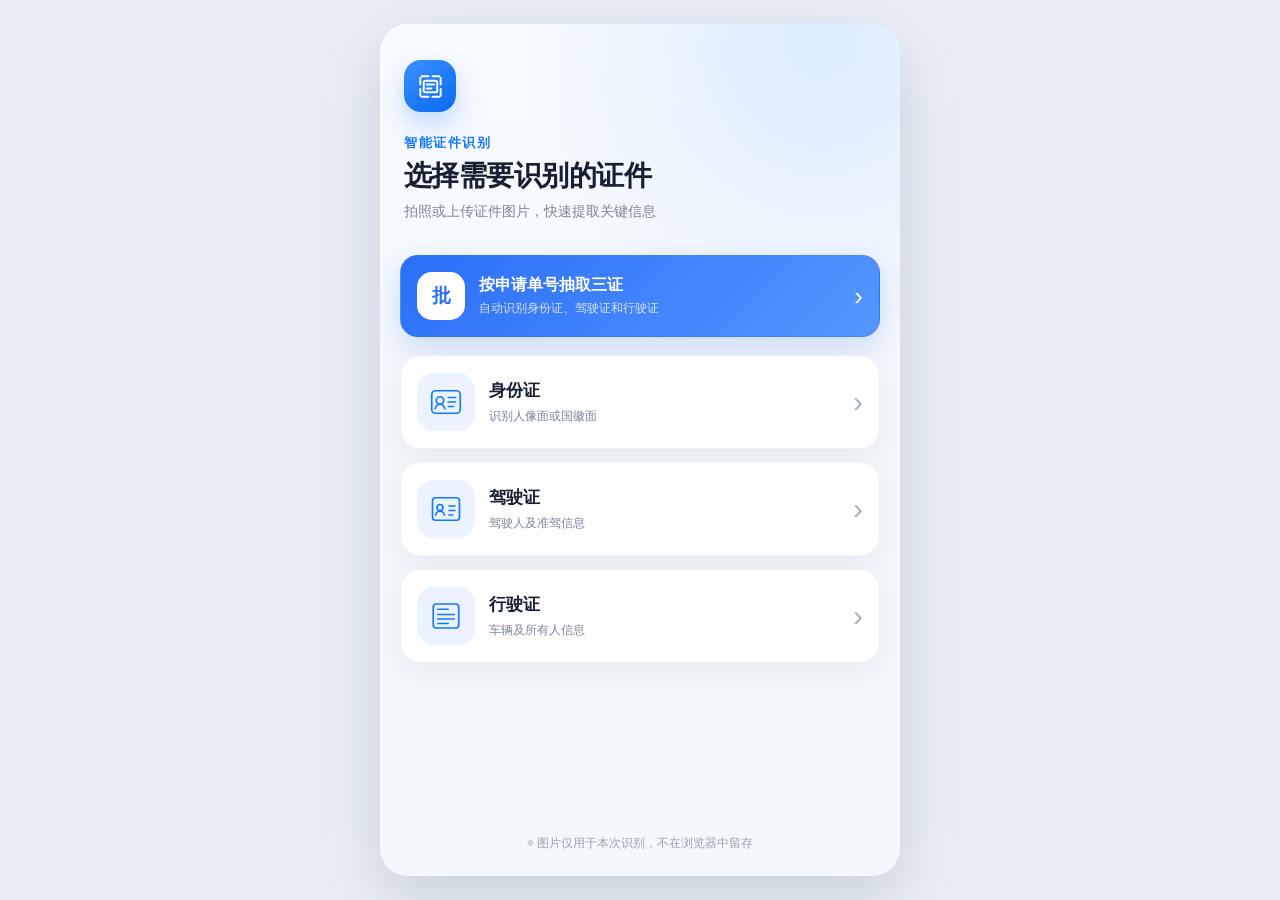
<file: web_demo/index.html>
<!doctype html>
<html lang="zh-CN">
  <head>
    <meta charset="UTF-8" />
    <meta name="viewport" content="width=device-width, initial-scale=1, minimum-scale=1, maximum-scale=1, user-scalable=no, viewport-fit=cover" />
    <meta name="theme-color" content="#f7f9fc" />
    <meta name="format-detection" content="telephone=no" />
    <meta http-equiv="Cache-Control" content="no-cache, no-store, must-revalidate" />
    <meta http-equiv="Pragma" content="no-cache" />
    <meta http-equiv="Expires" content="0" />
    <title>证件识别</title>
    <link rel="stylesheet" href="./styles.css?v=20260825-fixed-webview-header-v13" />
  </head>
  <body>
    <main id="app" class="app-shell">
      <section class="screen screen-home is-active" data-screen="home" aria-labelledby="home-title">
        <header class="hero">
          <div class="brand-mark" aria-hidden="true">
            <svg viewBox="0 0 32 32"><path d="M7 5.5h7M5.5 7v7m21-7v7M18 5.5h7M7 26.5h7m-8.5-8v7m21-7v7M18 26.5h7"/><rect x="9" y="10" width="14" height="12" rx="2"/><path d="M12 14h8m-8 4h5"/></svg>
          </div>
          <p class="eyebrow">智能证件识别</p>
          <h1 id="home-title">选择需要识别的证件</h1>
          <p class="hero-copy">拍照或上传证件图片，快速提取关键信息</p>
        </header>

        <a class="application-entry-card" href="./application.html">
          <span class="application-entry-icon" aria-hidden="true">批</span>
          <span><strong>按申请单号抽取三证</strong><small>自动识别身份证、驾驶证和行驶证</small></span>
          <span class="chevron" aria-hidden="true">›</span>
        </a>

        <div class="document-list">
          <button class="document-card" type="button" data-action="open-document" data-document="id_card">
            <span class="document-icon" aria-hidden="true">
              <svg viewBox="0 0 48 48"><rect x="5" y="9" width="38" height="30" rx="5"/><circle cx="16" cy="22" r="5"/><path d="M9.5 33c1.2-4 3.4-6 6.5-6s5.3 2 6.5 6M27 18h10m-10 6h10m-10 6h7"/></svg>
            </span>
            <span class="document-copy"><strong>身份证</strong><small>识别人像面或国徽面</small></span>
            <span class="chevron" aria-hidden="true">›</span>
          </button>

          <button class="document-card" type="button" data-action="open-document" data-document="driver_license">
            <span class="document-icon" aria-hidden="true">
              <svg viewBox="0 0 48 48"><rect x="6" y="9" width="36" height="30" rx="4"/><circle cx="16" cy="22" r="4"/><path d="M10 32c1.1-3.4 3.1-5 6-5s4.9 1.6 6 5m6-12h8m-8 6h8m-8 6h5"/></svg>
            </span>
            <span class="document-copy"><strong>驾驶证</strong><small>驾驶人及准驾信息</small></span>
            <span class="chevron" aria-hidden="true">›</span>
          </button>

          <button class="document-card" type="button" data-action="open-document" data-document="vehicle_license">
            <span class="document-icon" aria-hidden="true">
              <svg viewBox="0 0 48 48"><rect x="7" y="8" width="34" height="32" rx="4"/><path d="M13 15h14m-14 7h22m-22 6h22m-22 6h14"/></svg>
            </span>
            <span class="document-copy"><strong>行驶证</strong><small>车辆及所有人信息</small></span>
            <span class="chevron" aria-hidden="true">›</span>
          </button>
        </div>

        <p class="privacy-note"><span aria-hidden="true">⌾</span> 图片仅用于本次识别，不在浏览器中留存</p>
      </section>

      <section class="screen" data-screen="method" aria-labelledby="method-title">
        <header class="topbar">
          <button class="icon-button" type="button" data-action="home" aria-label="返回首页">‹</button>
          <h2 id="method-title">证件识别</h2>
          <span class="topbar-spacer"></span>
        </header>
        <div class="method-content">
          <div class="side-upload-list" aria-label="证件双面上传">
            <div class="side-upload-card" data-action="select-side" data-side="front" role="button" tabindex="0">
              <span class="side-card-label" data-side-label="front">正面</span>
              <span class="side-card-status" data-side-status="front">点击上传</span>
              <span class="side-card-art portrait-art" aria-hidden="true">
                <i class="art-lines"></i><i class="art-avatar"></i><i class="art-number"></i>
              </span>
              <span class="id-upload-plus" aria-hidden="true">+</span>
              <span class="id-upload-prompt" data-upload-prompt="front">点击上传人像面</span>
              <img data-side-image="front" alt="证件正面预览" />
              <button class="view-image-button" type="button" data-action="view-image" data-side="front" hidden>点击查看大图</button>
            </div>
            <div class="side-upload-card" data-action="select-side" data-side="back" data-two-sided-only role="button" tabindex="0">
              <span class="side-card-label" data-side-label="back">反面</span>
              <span class="side-card-status" data-side-status="back">点击上传</span>
              <span class="side-card-art emblem-art" aria-hidden="true">
                <i class="art-emblem">★</i><i class="art-title"></i><i class="art-validity"></i>
              </span>
              <span class="id-upload-plus" aria-hidden="true">+</span>
              <span class="id-upload-prompt" data-upload-prompt="back">点击上传国徽面</span>
              <img data-side-image="back" alt="证件反面预览" />
              <button class="view-image-button" type="button" data-action="view-image" data-side="back" hidden>点击查看大图</button>
            </div>
          </div>
          <input id="album-input" class="visually-hidden" type="file" accept="image/jpeg,image/png,image/webp,image/heic,image/heif" />
          <input id="camera-fallback-input" class="visually-hidden" type="file" accept="image/*" capture="environment" />
          <p class="id-security-note" data-id-card-only hidden><span aria-hidden="true">⌾</span> 图片仅用于本次身份识别，请确保上传本人证件</p>
        </div>
        <div class="document-submit-bar">
          <button id="document-submit-button" type="button" data-action="submit-document" disabled>提交</button>
        </div>
      </section>

      <section class="screen camera-screen" data-screen="camera" aria-label="拍摄证件">
        <video id="camera-video" autoplay playsinline muted></video>
        <canvas id="camera-canvas" class="visually-hidden"></canvas>
        <div class="camera-shade"></div>
        <header class="camera-header">
          <button class="camera-close" type="button" data-action="close-camera" aria-label="关闭相机">‹</button>
          <strong id="camera-document-title">拍摄证件</strong><button class="camera-album-link" type="button" data-action="album">相册上传</button>
        </header>
        <div class="camera-guide">
          <p id="camera-side-title">请扫描证件正面</p>
          <div class="guide-frame"><i></i><i></i><i></i><i></i><span id="guide-ghost" class="guide-ghost portrait-ghost"></span></div>
          <p id="camera-hint" class="camera-light-hint">请将证件完整放入框内</p>
        </div>
        <div class="camera-side-progress">
          <div class="camera-side-item is-active" data-camera-side="front"><span class="mini-card portrait-mini"></span><small data-camera-label="front">正面</small></div>
          <div class="camera-side-item" data-camera-side="back" data-two-sided-only><span class="mini-card emblem-mini">★</span><small data-camera-label="back">反面</small></div>
        </div>
        <div class="camera-controls">
          <span class="control-placeholder"></span>
          <button class="shutter" type="button" data-action="capture" aria-label="拍照"><span></span></button>
          <span class="control-placeholder"></span>
        </div>
      </section>

      <section class="screen" data-screen="preview" aria-labelledby="preview-title">
        <header class="topbar">
          <button class="icon-button" type="button" data-action="back-to-method" aria-label="返回">‹</button>
          <h2 id="preview-title">确认照片</h2><span class="topbar-spacer"></span>
        </header>
        <div class="preview-content">
          <div class="dual-preview-list">
            <article class="side-preview-card" data-preview-side="front">
              <header><strong data-preview-label="front">正面</strong><button type="button" data-action="replace-side" data-side="front">重新拍摄</button></header>
              <div class="side-photo-stage"><img data-preview-image="front" alt="待识别的证件正面" /></div>
              <p data-quality-text="front">正在检测照片质量…</p>
            </article>
            <article class="side-preview-card" data-preview-side="back" data-two-sided-only>
              <header><strong data-preview-label="back">反面</strong><button type="button" data-action="replace-side" data-side="back">重新拍摄</button></header>
              <div class="side-photo-stage"><img data-preview-image="back" alt="待识别的证件反面" /></div>
              <p data-quality-text="back">正在检测照片质量…</p>
            </article>
          </div>
          <div id="quality-card" class="quality-card" role="status">
            <span class="quality-icon">✓</span>
            <span><strong id="quality-title">两面照片已准备好</strong><small id="quality-detail">将分别识别并合并字段</small></span>
          </div>
          <div class="preview-tips"><strong>识别前请确认</strong><span>证件四角完整</span><span>文字清晰可见</span><span>画面无明显反光</span></div>
        </div>
        <div class="bottom-actions">
          <button class="secondary-button" type="button" data-action="retake">重新选择</button>
          <button class="primary-button" type="button" data-action="recognize">开始识别</button>
        </div>
      </section>

      <section class="screen loading-screen" data-screen="loading" aria-live="polite">
        <div class="loader-visual"><span></span><span></span><span></span><span></span><div>OCR</div></div>
        <h2>正在识别证件信息</h2>
        <p id="loading-detail">正在识别人像面…</p>
        <div class="progress-track"><i></i></div>
        <small>请勿关闭页面</small>
      </section>

      <section class="screen" data-screen="result" aria-labelledby="result-title">
        <header class="topbar">
          <button class="icon-button" type="button" data-action="back-to-method" aria-label="返回当前证件识别页面">‹</button>
          <h2 id="result-title">核对识别结果</h2><span class="topbar-spacer"></span>
        </header>
        <div class="result-content">
          <div class="result-summary"><span>✓</span><div><strong>识别完成</strong><small id="result-meta">上传耗时 -- 秒 · 模型处理耗时 -- 秒</small></div></div>
          <form id="result-form" class="field-form"></form>
          <p class="edit-note">识别结果可能受拍摄环境影响，请务必核对后提交。</p>
        </div>
        <div class="bottom-actions single-action"><button class="primary-button" type="submit" form="result-form">确认信息</button></div>
      </section>

      <section class="screen success-screen" data-screen="success" aria-labelledby="success-title">
        <div class="success-icon">✓</div>
        <h2 id="success-title">信息已确认</h2>
        <p id="success-description">证件信息已完成核对</p>
        <button class="primary-button" type="button" data-action="restart">继续识别</button>
      </section>
    </main>

    <div id="image-viewer" class="image-viewer" role="dialog" aria-modal="true" aria-labelledby="image-viewer-title" hidden>
      <header>
        <strong id="image-viewer-title">查看图片</strong>
        <button type="button" data-action="close-image-viewer" aria-label="关闭大图">×</button>
      </header>
      <div id="image-viewer-stage" class="image-viewer-stage">
        <img id="image-viewer-image" alt="证件大图" />
        <div id="image-viewer-save-tip" class="image-viewer-save-tip" hidden>可缩放查看，长按图片保存到手机</div>
      </div>
      <footer>
        <button type="button" data-action="zoom-out" aria-label="缩小图片">−</button>
        <span id="image-viewer-zoom">100%</span>
        <button type="button" data-action="zoom-in" aria-label="放大图片">＋</button>
      </footer>
    </div>

    <div id="toast" class="toast" role="status" aria-live="polite"></div>
    <script src="./app-loader-v8.js?v=20260825-loading-paint-v9" defer></script>
  </body>
</html>
</file>
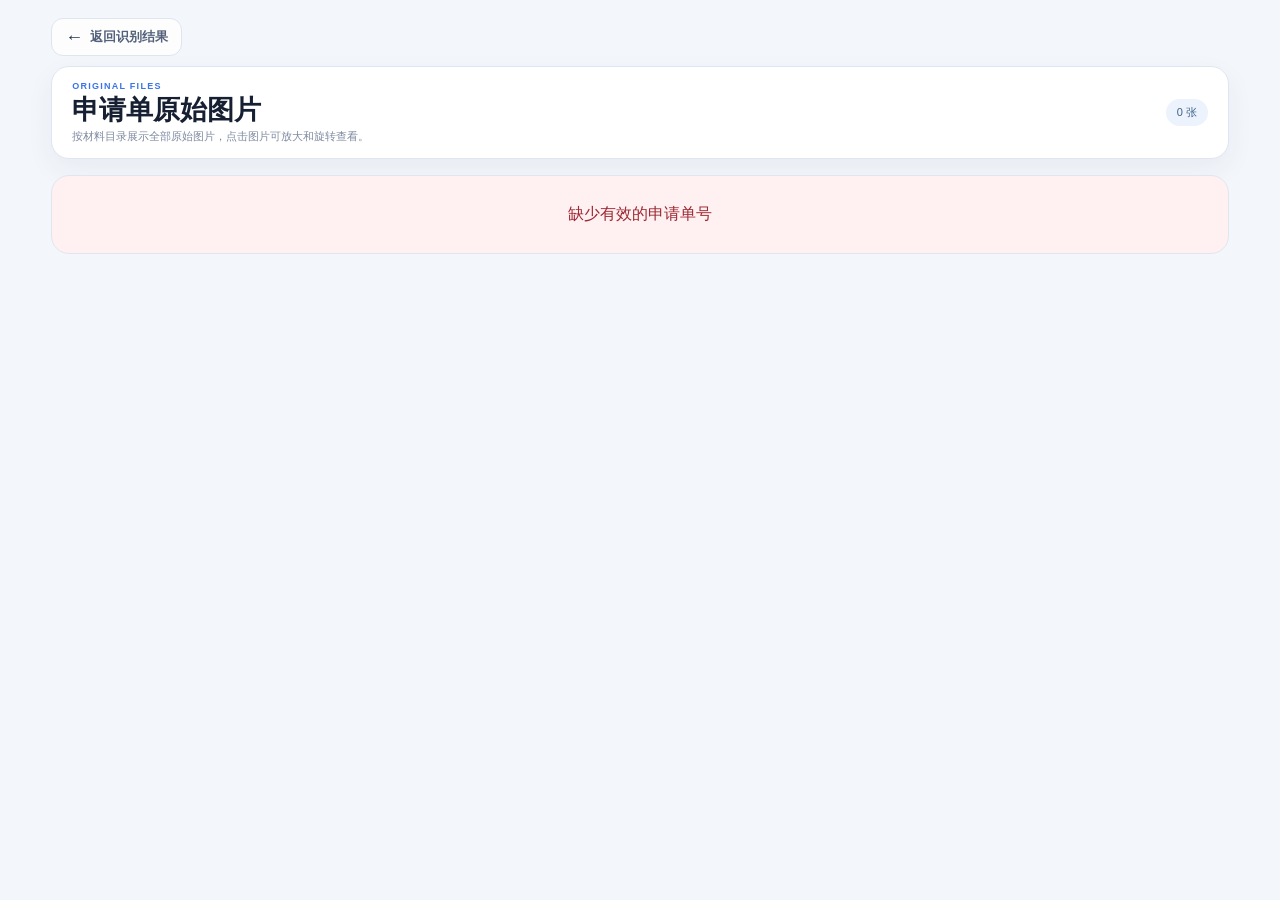
<file: web_demo/application-files.html>
<!doctype html>
<html lang="zh-CN">
  <head>
    <meta charset="UTF-8" />
    <meta name="viewport" content="width=device-width, initial-scale=1, viewport-fit=cover" />
    <meta name="theme-color" content="#f3f6fb" />
    <meta http-equiv="Cache-Control" content="no-cache, no-store, must-revalidate" />
    <title>申请单原始图片</title>
    <link rel="stylesheet" href="./application-files.css?v=20260831-v2" />
  </head>
  <body>
    <main class="gallery-shell">
      <header class="page-toolbar">
        <a id="back-to-result" class="back-link" href="./application.html"><span aria-hidden="true">←</span> 返回识别结果</a>
      </header>

      <section class="gallery-heading">
        <div>
          <p class="eyebrow">ORIGINAL FILES</p>
          <h1 id="gallery-title">申请单原始图片</h1>
          <p>按材料目录展示全部原始图片，点击图片可放大和旋转查看。</p>
        </div>
        <span id="gallery-total" class="total-chip">0 张</span>
      </section>

      <section id="gallery-loading" class="status-panel">正在加载原始图片…</section>
      <section id="gallery-error" class="status-panel error" role="alert" hidden></section>
      <section id="source-groups" class="source-groups" hidden></section>
    </main>

    <section id="image-viewer" class="image-viewer" role="dialog" aria-modal="true" aria-labelledby="viewer-title" hidden>
      <div class="viewer-bar">
        <div class="viewer-caption">
          <strong id="viewer-title">原始图片</strong>
          <span id="viewer-position"></span>
        </div>
        <div class="viewer-controls" aria-label="图片操作">
          <button type="button" data-viewer-action="zoom-out" title="缩小">−</button>
          <button type="button" data-viewer-action="reset" title="恢复">100%</button>
          <button type="button" data-viewer-action="zoom-in" title="放大">＋</button>
          <button type="button" data-viewer-action="rotate-left" title="向左旋转">↶</button>
          <button type="button" data-viewer-action="rotate-right" title="向右旋转">↷</button>
          <button type="button" data-viewer-action="close" title="关闭">×</button>
        </div>
      </div>
      <button class="viewer-nav previous" type="button" data-viewer-action="previous" aria-label="上一张">‹</button>
      <div id="viewer-stage" class="viewer-stage">
        <img id="viewer-image" alt="" />
      </div>
      <button class="viewer-nav next" type="button" data-viewer-action="next" aria-label="下一张">›</button>
    </section>

    <script src="./application-files.js?v=20260831-v2" defer></script>
  </body>
</html>
</file>
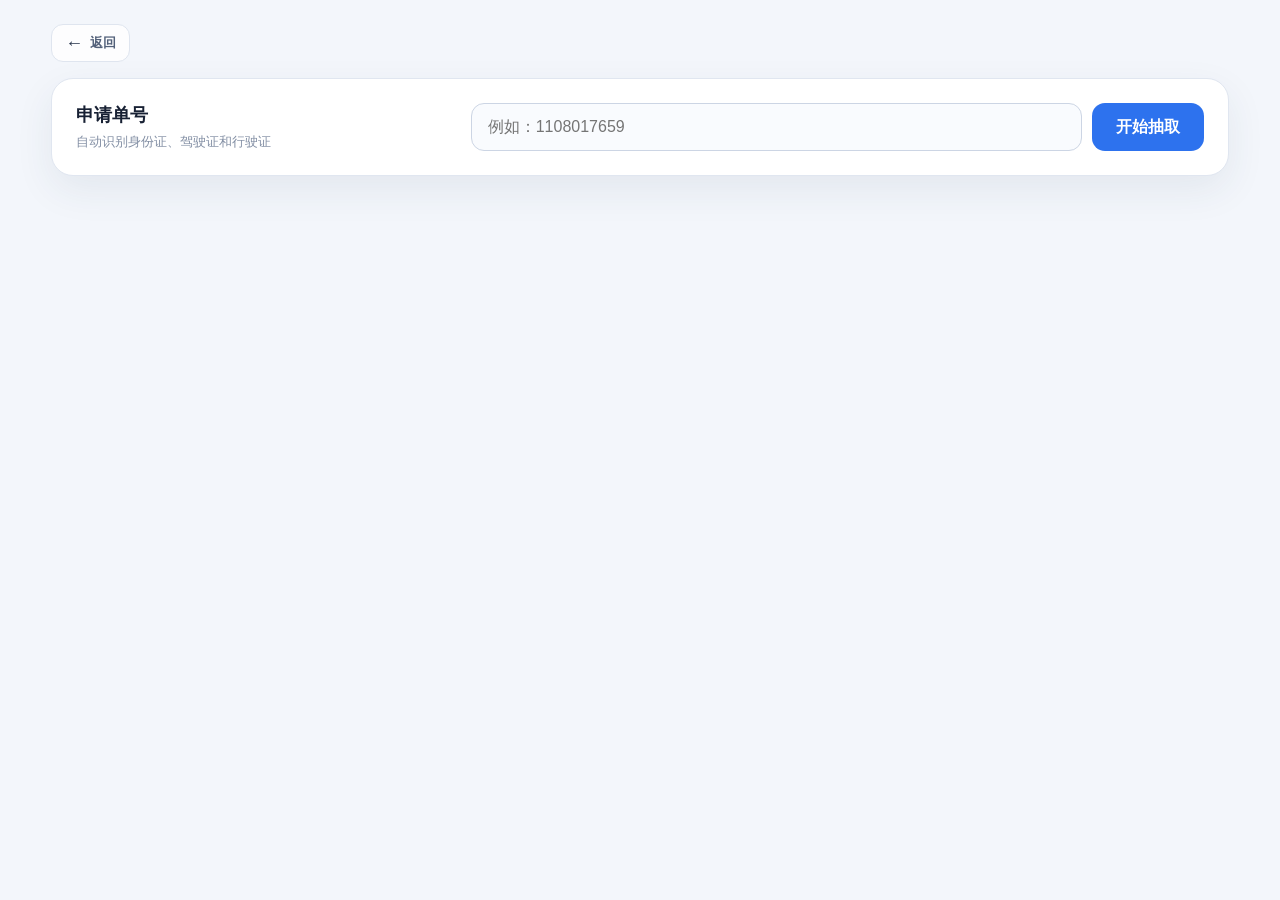
<file: web_demo/application.html>
<!doctype html>
<html lang="zh-CN">
  <head>
    <meta charset="UTF-8" />
    <meta name="viewport" content="width=device-width, initial-scale=1, viewport-fit=cover" />
    <meta name="theme-color" content="#f3f6fb" />
    <meta http-equiv="Cache-Control" content="no-cache, no-store, must-revalidate" />
    <title>申请单识别</title>
    <link rel="stylesheet" href="./application.css?v=20260831-v5" />
  </head>
  <body>
    <main class="application-shell">
      <header class="page-toolbar">
        <a class="back-link" href="./index.html" aria-label="返回证件识别首页"><span aria-hidden="true">←</span> 返回</a>
      </header>

      <section class="query-panel" aria-labelledby="query-title">
        <div>
          <h2 id="query-title">申请单号</h2>
          <p>自动识别身份证、驾驶证和行驶证</p>
        </div>
        <form id="application-form" class="query-form">
          <label class="visually-hidden" for="application-number">申请单号</label>
          <input id="application-number" name="application_no" inputmode="numeric" autocomplete="off" maxlength="32" placeholder="例如：1108017659" required />
          <button id="recognize-button" type="submit">开始抽取</button>
        </form>
      </section>

      <section id="application-loading" class="loading-panel" aria-live="polite" hidden>
        <span class="spinner" aria-hidden="true"></span>
        <div><strong>正在识别申请单材料</strong><p>多张证件会逐一识别、去重和关联，请稍候。</p></div>
      </section>
      <section id="application-error" class="error-panel" role="alert" hidden></section>

      <section id="application-result" hidden>
        <header class="result-header">
          <div><h2 id="result-application-number">识别结果</h2></div>
          <div class="result-actions">
            <div id="result-summary" class="summary-chips"></div>
            <a id="source-gallery-link" class="gallery-link" href="./application-files.html" target="_blank" rel="noopener noreferrer">查看原始图片</a>
          </div>
        </header>
        <div class="result-scroll">
          <div class="document-columns">
            <section class="document-column" data-document-column="id_cards">
              <header><span class="column-icon id-icon">身</span><div><h3>身份证</h3><small>DG12 / DG13</small></div><b data-document-count="id_cards">0</b></header>
              <div class="document-results" data-document-results="id_cards"></div>
            </section>
            <section class="document-column" data-document-column="driver_licenses">
              <header><span class="column-icon driver-icon">驾</span><div><h3>驾驶证</h3><small>DG14</small></div><b data-document-count="driver_licenses">0</b></header>
              <div class="document-results" data-document-results="driver_licenses"></div>
            </section>
            <section class="document-column" data-document-column="vehicle_licenses">
              <header><span class="column-icon vehicle-icon">行</span><div><h3>行驶证</h3><small>Z002</small></div><b data-document-count="vehicle_licenses">0</b></header>
              <div class="document-results" data-document-results="vehicle_licenses"></div>
            </section>
          </div>
        </div>
        <section id="validation-section" class="validation-section" hidden>
          <h3>跨证件校验</h3><div id="validation-results"></div>
        </section>
        <section id="recognition-errors" class="recognition-errors" hidden>
          <h3>未完成材料</h3><div id="recognition-error-list"></div>
        </section>
      </section>
    </main>
    <script src="./application.js?v=20260831-v4" defer></script>
  </body>
</html>
</file>
<file: web_demo/styles.css>
:root {
  color-scheme: light;
  --brand: #1677ff;
  --brand-dark: #075ed1;
  --green: #20c77a;
  --ink: #172033;
  --muted: #7b8497;
  --line: #e8edf5;
  --surface: #fff;
  --page: #f5f7fb;
  font-family: -apple-system, BlinkMacSystemFont, "Segoe UI", "PingFang SC", "Microsoft YaHei", sans-serif;
}

* { box-sizing: border-box; }
html, body { min-height: 100%; margin: 0; background: var(--page); color: var(--ink); }
[hidden] { display: none !important; }
body { min-width: 320px; -webkit-tap-highlight-color: transparent; }
button, input, textarea { font: inherit; }
button { cursor: pointer; }

.app-shell { min-height: 100dvh; max-width: 520px; margin: 0 auto; background: var(--page); position: relative; overflow: hidden; }
.screen { display: none; width: 100%; min-width: 0; min-height: 100dvh; padding-bottom: calc(24px + env(safe-area-inset-bottom)); overflow-x: hidden; }
.screen.is-active { display: flex; flex-direction: column; animation: screen-in .22s ease-out; }
@keyframes screen-in { from { opacity: 0; transform: translateX(8px); } }

.screen-home { background: radial-gradient(circle at 85% 2%, #dcecff 0, transparent 32%), linear-gradient(180deg, #f8fbff 0%, #f4f7fb 48%); padding: 20px 20px 24px; }
.hero { padding: 16px 4px 30px; }
.brand-mark { width: 52px; height: 52px; display: grid; place-items: center; border-radius: 17px; color: white; background: linear-gradient(145deg, #3b91ff, #0969ed); box-shadow: 0 12px 26px rgba(22,119,255,.25); }
.brand-mark svg { width: 31px; fill: none; stroke: currentColor; stroke-width: 2; stroke-linecap: round; stroke-linejoin: round; }
.eyebrow { margin: 22px 0 6px; color: var(--brand); font-size: 13px; font-weight: 700; letter-spacing: .12em; }
h1 { margin: 0; font-size: 28px; line-height: 1.25; letter-spacing: -.02em; }
.hero-copy { margin: 10px 0 0; color: var(--muted); font-size: 14px; }

.document-list { display: grid; gap: 13px; }
.document-card { width: 100%; min-height: 94px; border: 1px solid #eef1f7; border-radius: 20px; padding: 16px; background: rgba(255,255,255,.92); box-shadow: 0 8px 28px rgba(28,45,77,.06); display: flex; align-items: center; gap: 14px; text-align: left; color: var(--ink); }
.document-card:active { transform: scale(.985); }
.document-icon { flex: 0 0 58px; width: 58px; height: 58px; border-radius: 17px; display: grid; place-items: center; color: var(--brand); background: #eaf3ff; }
.document-icon svg { width: 36px; fill: none; stroke: currentColor; stroke-width: 2.2; stroke-linecap: round; stroke-linejoin: round; }
.document-copy { min-width: 0; flex: 1; display: grid; gap: 6px; }
.document-copy strong { font-size: 17px; }
.document-copy small { color: var(--muted); font-size: 12px; }
.chevron { color: #a8b0bf; font-size: 30px; font-weight: 300; }
.status-pill { flex: 0 0 auto; color: #9aa2b1; background: #f2f4f7; border-radius: 99px; padding: 5px 9px; font-size: 11px; }
.privacy-note { margin: auto auto 0; padding-top: 32px; color: #9aa2b1; font-size: 12px; }

.topbar { height: 60px; padding: 0 16px; background: rgba(255,255,255,.92); backdrop-filter: blur(12px); display: flex; align-items: center; border-bottom: 1px solid var(--line); }
.topbar h2 { margin: 0; flex: 1; text-align: center; font-size: 17px; }
.icon-button, .topbar-spacer { width: 40px; height: 40px; flex: 0 0 40px; }
.icon-button { border: 0; background: transparent; border-radius: 50%; color: var(--ink); font-size: 34px; line-height: 34px; }

.method-content { width: 100%; min-width: 0; padding: 34px 20px; text-align: center; }
.id-preview { width: min(86vw, 330px); aspect-ratio: 1.58; margin: 4px auto 30px; padding: 26px; display: flex; align-items: center; gap: 24px; position: relative; overflow: hidden; border: 1px solid #b9d6ff; border-radius: 20px; background: linear-gradient(135deg, #eaf5ff, #dceeff); box-shadow: 0 20px 45px rgba(35,94,164,.13); }
.mock-avatar { flex: 0 0 72px; height: 92px; border-radius: 40px 40px 20px 20px; background: #bdd9f4; position: relative; overflow: hidden; }
.mock-avatar::before { content: ""; position: absolute; width: 38px; height: 38px; border-radius: 50%; background: #9bbfe4; left: 17px; top: 13px; }
.mock-avatar span { position: absolute; width: 76px; height: 58px; border-radius: 50% 50% 0 0; background: #9bbfe4; left: -2px; bottom: -17px; }
.mock-lines { flex: 1; display: grid; gap: 14px; }
.mock-lines i { display: block; height: 7px; border-radius: 9px; background: #accceb; }
.mock-lines i:nth-child(1) { width: 55%; }.mock-lines i:nth-child(2) { width: 90%; }.mock-lines i:nth-child(3) { width: 72%; }.mock-lines i:nth-child(4) { width: 95%; }
.scan-shine { position: absolute; left: 6%; right: 6%; height: 2px; background: linear-gradient(90deg, transparent, #32c77f, transparent); box-shadow: 0 0 12px #32c77f; animation: scan 2.2s ease-in-out infinite; }
@keyframes scan { 0%,100% { top: 14%; opacity: .4; } 50% { top: 84%; opacity: 1; } }
.method-content h3 { margin: 0 0 9px; font-size: 21px; }
.upload-heading > p,.method-content > p { max-width: 340px; margin: 0 auto; color: var(--muted); font-size: 13px; line-height: 1.7; }
.side-upload-list { width: 100%; min-width: 0; margin: 24px auto 0; padding: 16px; display: grid; gap: 13px; max-width: 370px; border: 1.5px dashed #a8c9ed; border-radius: 20px; background: rgba(255,255,255,.5); }
.side-upload-card { position: relative; width: 100%; min-width: 0; aspect-ratio: 1.58; padding: 0; overflow: hidden; border: 1px solid #dce7f3; border-radius: 16px; background: linear-gradient(145deg,#eef5ff,#f8fbff); color: var(--ink); }
.side-upload-card:active { transform: scale(.99); }
.side-card-label,.side-card-status { position: absolute; z-index: 3; top: 11px; padding: 5px 9px; border-radius: 99px; font-size: 11px; }
.side-card-label { left: 11px; color: var(--brand); background: rgba(255,255,255,.88); font-weight: 700; }
.side-card-status { right: 11px; color: #788397; background: rgba(255,255,255,.88); }
.side-upload-card.has-image .side-card-status { color: #138d59; background: #e8faF1; }
.side-card-art { position: absolute; inset: 0; opacity: .7; }
.side-upload-card > img { position: absolute; z-index: 2; inset: 0; width: 100%; height: 100%; object-fit: contain; background:#eef3f7; display: none; }
.side-upload-card.has-image > img { display: block; }
.id-upload-plus,.id-upload-prompt { display:none; }
.art-lines::before,.art-lines::after,.art-number,.art-title,.art-validity { content:""; position:absolute; display:block; height:8px; border-radius:9px; background:#d2e2f5; }
.art-lines::before { left:11%; top:31%; width:34%; box-shadow: 0 27px 0 #d2e2f5, 0 54px 0 #d2e2f5; }.art-lines::after { left:11%; top:44%; width:52%; }
.art-avatar { position:absolute; right:13%; top:24%; width:22%; height:42%; border-radius:50% 50% 38% 38%; background:#c8dbf3; }.art-avatar::after { content:"";position:absolute;left:-24%;right:-24%;bottom:-27%;height:47%;border-radius:50% 50% 20% 20%;background:#c8dbf3; }
.art-number { left:11%; right:11%; bottom:12%; }.art-emblem { position:absolute; left:14%; top:22%; width:66px;height:66px;display:grid;place-items:center;border-radius:50%;color:#f29fa8;background:#ffdce0;font-style:normal;font-size:30px; }.art-title { left:43%; right:12%; top:28%; box-shadow: 0 27px 0 #d2e2f5; }.art-validity { left:30%; right:23%; bottom:13%; box-shadow: 0 22px 0 #d2e2f5; }
html[data-document="driver_license"] .emblem-art .art-emblem,
html[data-document="vehicle_license"] .art-emblem { display:none; }
html[data-document="driver_license"] .emblem-art .art-title,
html[data-document="vehicle_license"] .emblem-art .art-title { left:11%; top:27%; box-shadow:0 25px 0 #d2e2f5,0 50px 0 #d2e2f5; }
html[data-document="driver_license"] .emblem-art .art-validity { left:11%; right:11%; bottom:15%; box-shadow:0 21px 0 #d2e2f5; }
html[data-document="vehicle_license"] .portrait-art .art-avatar { display:none; }
html[data-document="vehicle_license"] .portrait-art .art-lines::before { width:72%; box-shadow:0 27px 0 #d2e2f5,0 54px 0 #d2e2f5,0 81px 0 #d2e2f5; }
html[data-document="vehicle_license"] .portrait-art .art-lines::after { top:38%; width:72%; box-shadow:0 54px 0 #d2e2f5; }
html[data-document="vehicle_license"] .emblem-art .art-validity { left:11%; right:11%; bottom:29%; box-shadow:0 22px 0 #d2e2f5,0 44px 0 #d2e2f5; }
.upload-example-label { margin-top: 13px!important; font-size: 12px!important; color:#8993a4!important; }
.method-actions { margin-top: 28px; display: grid; gap: 12px; }
.action-button { min-height: 76px; width: 100%; padding: 14px 16px; border: 1px solid var(--line); border-radius: 18px; background: var(--surface); color: var(--ink); display: flex; align-items: center; gap: 13px; text-align: left; box-shadow: 0 6px 20px rgba(27,43,72,.04); }
.action-button:active { transform: scale(.985); }
.action-button > span:nth-child(2) { flex: 1; display: grid; gap: 5px; }
.action-button strong { font-size: 16px; }.action-button small { color: var(--muted); font-size: 12px; }.action-button b { font-size: 25px; color: #acb4c1; font-weight: 400; }
.action-icon { width: 44px; height: 44px; display: grid; place-items: center; border-radius: 14px; background: #eff4fa; color: #65728a; font-size: 24px; }
.camera-button { background: linear-gradient(135deg, #2586ff, #0969e8); border: 0; color: white; box-shadow: 0 14px 28px rgba(22,119,255,.22); }
.camera-button small, .camera-button b { color: rgba(255,255,255,.75); }.camera-button .action-icon { background: rgba(255,255,255,.18); color: white; }

.screen[data-screen="method"] { background:linear-gradient(180deg,#f5f9ff 0%,#f8fafc 68%,#fff 100%); padding-bottom:0; }
.screen[data-screen="method"] .method-content { padding:24px; text-align:left; }
.screen[data-screen="method"] .side-upload-list { max-width:430px; margin-top:0; padding:0; gap:22px; border:0; border-radius:0; background:transparent; }
.screen[data-screen="method"] .side-upload-card { aspect-ratio:1.58; border:13px solid #fff; border-radius:20px; background:linear-gradient(135deg,#f1fbff,#fbfcff); box-shadow:0 10px 32px rgba(52,86,118,.07); }
.screen[data-screen="method"] .side-card-label,
.screen[data-screen="method"] .side-card-status { display:none; }
.screen[data-screen="method"] .side-card-art { inset:8px; opacity:1; border:0; border-radius:15px; background-position:center; background-repeat:no-repeat; background-size:100% 100%; }
.screen[data-screen="method"] .portrait-art { background-image:url("./assets/id-card-front-placeholder.jpg?v=2"); }
.screen[data-screen="method"] .emblem-art { background-image:url("./assets/id-card-back-placeholder.jpg?v=2"); }
.screen[data-screen="method"] .side-card-art > * { display:none; }
.screen[data-screen="method"] .id-upload-plus { position:absolute; z-index:4; left:50%; top:46%; display:grid; width:58px; height:58px; place-items:center; border-radius:50%; color:#fff; background:#16c7bb; box-shadow:0 7px 18px rgba(22,199,187,.24); transform:translate(-50%,-50%); font-size:43px; font-weight:300; line-height:1; }
.screen[data-screen="method"] .id-upload-prompt { position:absolute; z-index:4; left:20px; right:20px; bottom:18%; display:block; color:#232832; text-align:center; font-size:17px; }
.screen[data-screen="method"] .side-upload-card.has-image .id-upload-plus,
.screen[data-screen="method"] .side-upload-card.has-image .id-upload-prompt { display:none; }
.screen[data-screen="method"] .side-upload-card > img { border-radius:7px; }
.view-image-button { position:absolute; z-index:7; right:12px; bottom:10px; min-height:30px; padding:5px 10px; border:0; border-radius:99px; color:#fff; background:rgba(19,31,47,.65); font-size:11px; }
.view-image-button[hidden] { display:none; }
.screen[data-screen="method"] .side-upload-card.is-processing::after { content:"正在处理图片…"; position:absolute; z-index:6; inset:0; display:grid; place-items:center; color:#fff; background:rgba(20,32,48,.42); font-size:14px; font-weight:600; }
.id-security-note { padding:4px 0 18px; text-align:center!important; color:#a3aab5!important; font-size:12px!important; }
.id-security-note span { color:#16bfb5; }
.document-submit-bar { position:sticky; bottom:0; margin-top:auto; padding:14px 22px calc(14px + env(safe-area-inset-bottom)); background:rgba(255,255,255,.97); border-top:1px solid #eef1f5; }
.document-submit-bar button { width:100%; min-height:58px; border:0; border-radius:30px; color:#fff; background:#16c7b8; font-size:20px; font-weight:600; box-shadow:0 10px 24px rgba(22,199,184,.2); }
.document-submit-bar button:disabled { background:#b9dfdc; box-shadow:none; }

.camera-screen { position: fixed; z-index: 10; inset: 0; width: 100%; max-width: none; padding: 0; background: #090d12; color: white; }
.camera-screen.is-active { display: block; }
#camera-video { width: 100%; height: 100%; object-fit: cover; }
.camera-shade { position: absolute; inset: 0; background: linear-gradient(180deg, rgba(0,0,0,.48), transparent 24%, transparent 70%, rgba(0,0,0,.66)); pointer-events: none; }
.camera-header { position: absolute; top: 0; left: 0; right: 0; height: 62px; padding: 0 18px; display: flex; align-items: center; justify-content: space-between; }
.camera-header > * { width: 82px; }.camera-header strong { width: auto; font-size: 16px; }
.camera-close { border: 0; background: rgba(0,0,0,.2); color: white; border-radius: 50%; height: 42px; font-size: 34px; }
.camera-album-link { border:0;background:transparent;color:white;font-size:13px;text-align:right;padding:0; }
.camera-guide { position: absolute; width: min(88vw, 600px); top: 39%; left: 50%; transform: translate(-50%,-50%); text-align: center; }
.camera-guide > #camera-side-title { display:inline-block; margin:0 0 17px; padding:9px 16px; border-radius:99px; background:rgba(255,255,255,.9); color:#4387ec; font-size:15px; }
.guide-frame { width: 100%; aspect-ratio: 1.58; position: relative; }
.guide-frame i { position: absolute; width: 38px; height: 38px; border-color: #35e188; border-style: solid; filter: drop-shadow(0 0 4px rgba(53,225,136,.55)); }
.guide-frame i:nth-child(1) { top: 0; left: 0; border-width: 3px 0 0 3px; border-radius: 10px 0 0; }.guide-frame i:nth-child(2) { top: 0; right: 0; border-width: 3px 3px 0 0; border-radius: 0 10px 0 0; }.guide-frame i:nth-child(3) { bottom: 0; right: 0; border-width: 0 3px 3px 0; border-radius: 0 0 10px; }.guide-frame i:nth-child(4) { bottom: 0; left: 0; border-width: 0 0 3px 3px; border-radius: 0 0 0 10px; }
.camera-guide .camera-light-hint { display: inline-block; margin: 15px 0 0; padding: 7px 13px; border-radius: 99px; background: rgba(0,0,0,.36); font-size: 12px; }
.camera-guide p.is-warning { color: #ffd77b; }
.guide-ghost { position:absolute;inset:10%;opacity:.2;border-radius:12px;background:rgba(255,255,255,.12); }
.portrait-ghost::before { content:"";position:absolute;right:12%;top:20%;width:19%;height:36%;border-radius:50%;background:white;box-shadow:0 38px 0 13px rgba(255,255,255,.95); }.portrait-ghost::after { content:"";position:absolute;left:9%;top:25%;width:36%;height:7px;border-radius:8px;background:white;box-shadow:0 28px 0 white,0 56px 0 white,0 105px 0 white; }
.emblem-ghost::before { content:"★";position:absolute;left:12%;top:17%;width:58px;height:58px;display:grid;place-items:center;border-radius:50%;background:rgba(255,255,255,.85);color:rgba(0,0,0,.3);font-size:28px; }.emblem-ghost::after { content:"";position:absolute;left:39%;right:10%;top:27%;height:8px;border-radius:8px;background:white;box-shadow:0 31px 0 white, -38px 105px 0 white, 7px 136px 0 white; }
.document-front-ghost::before,.document-back-ghost::before { content:"";position:absolute;left:9%;right:9%;top:20%;height:7px;border-radius:7px;background:white;box-shadow:0 27px 0 white,0 54px 0 white,0 81px 0 white,0 108px 0 white; }
.document-front-ghost::after { content:"";position:absolute;right:10%;top:18%;width:18%;height:38%;border-radius:48%;background:rgba(255,255,255,.85); }
.document-back-ghost::after { content:"";position:absolute;left:9%;right:9%;bottom:17%;height:1px;background:rgba(255,255,255,.8);box-shadow:0 16px 0 rgba(255,255,255,.8),0 32px 0 rgba(255,255,255,.8); }
html[data-document="vehicle_license"] .document-front-ghost::after { display:none; }
html[data-document="driver_license"] .emblem-mini,
html[data-document="vehicle_license"] .emblem-mini { color:transparent; }
html[data-document="driver_license"] .emblem-mini::before,
html[data-document="vehicle_license"] .emblem-mini::before { content:"";width:72%;height:4px;border-radius:4px;background:rgba(255,255,255,.3);box-shadow:0 12px 0 rgba(255,255,255,.3),0 24px 0 rgba(255,255,255,.3); }
.camera-side-progress { position:absolute; left:8%; right:8%; bottom:calc(148px + env(safe-area-inset-bottom)); display:grid;grid-template-columns:1fr 1fr;gap:12px; }
.camera-side-item { display:grid;gap:5px;justify-items:center;color:rgba(255,255,255,.55);font-size:11px; }.camera-side-item.is-active{color:white}.camera-side-item.is-done{color:#43dc91}.mini-card{width:100%;max-width:145px;aspect-ratio:1.58;display:grid;place-items:center;border:1px dashed rgba(255,255,255,.34);border-radius:9px;background:rgba(255,255,255,.09);overflow:hidden;background-size:cover;background-position:center}.camera-side-item.is-active .mini-card{border:2px solid white}.camera-side-item.is-done .mini-card{border:2px solid #43dc91}.portrait-mini::before{content:"";width:24px;height:31px;border-radius:50%;background:rgba(255,255,255,.28);box-shadow:0 15px 0 7px rgba(255,255,255,.28)}.emblem-mini{color:#ef9da7;font-size:25px}
html[data-document="vehicle_license"] .portrait-mini::before { width:72%;height:4px;border-radius:4px;background:rgba(255,255,255,.3);box-shadow:0 12px 0 rgba(255,255,255,.3),0 24px 0 rgba(255,255,255,.3); }
.camera-controls { position: absolute; bottom: calc(28px + env(safe-area-inset-bottom)); left: 0; right: 0; display: grid; grid-template-columns: 1fr 1fr 1fr; align-items: center; justify-items: center; }
.shutter { width: 72px; height: 72px; border: 3px solid white; padding: 5px; border-radius: 50%; background: transparent; }
.shutter span { display: block; width: 100%; height: 100%; border-radius: 50%; background: white; }.shutter:active span { transform: scale(.9); }
.album-shortcut { border: 0; background: transparent; color: white; display: grid; gap: 4px; justify-items: center; }.album-shortcut span { font-size: 26px; }.album-shortcut small { font-size: 11px; }.control-placeholder { width: 40px; }

.preview-content, .result-content { flex: 1; padding: 20px; overflow: auto; }
.dual-preview-list { display:grid;grid-template-columns:1fr 1fr;gap:12px; }
html:not([data-document="id_card"]) .dual-preview-list { grid-template-columns: 1fr; }
html:not([data-document="id_card"]) .camera-side-progress { grid-template-columns: 1fr; }
.side-preview-card { min-width:0;padding:10px;border-radius:16px;background:white;box-shadow:0 6px 20px rgba(30,45,70,.05); }.side-preview-card header{display:flex;align-items:center;justify-content:space-between;margin-bottom:8px}.side-preview-card header strong{font-size:13px}.side-preview-card header button{border:0;background:transparent;color:var(--brand);font-size:11px;padding:5px}.side-photo-stage{aspect-ratio:1.58;overflow:hidden;border-radius:10px;background:#e8edf4}.side-photo-stage img{width:100%;height:100%;object-fit:cover}.side-preview-card>p{min-height:30px;margin:8px 2px 0;color:#768196;font-size:10px;line-height:1.45}.side-preview-card>p.is-warning{color:#c4830b}
.photo-stage { width: 100%; min-height: 240px; max-height: 48vh; padding: 10px; display: grid; place-items: center; border-radius: 20px; background: #e8edf4; overflow: hidden; }
.photo-stage img { max-width: 100%; max-height: calc(48vh - 20px); border-radius: 12px; object-fit: contain; }
.quality-card { margin-top: 15px; padding: 14px; display: flex; align-items: center; gap: 12px; background: #eafaf2; border: 1px solid #c8f0dd; border-radius: 15px; }
.quality-card.is-warning { background: #fff8e8; border-color: #f5dfa5; }.quality-card.is-error { background: #fff0f0; border-color: #f4cccc; }
.quality-icon { width: 34px; height: 34px; border-radius: 50%; display: grid; place-items: center; background: var(--green); color: white; font-weight: 700; }.is-warning .quality-icon { background: #f2aa1f; }.is-error .quality-icon { background: #ed5b5b; }
.quality-card > span:last-child { display: grid; gap: 4px; }.quality-card strong { font-size: 14px; }.quality-card small { color: var(--muted); font-size: 12px; line-height: 1.4; white-space: normal; }
.preview-tips { margin-top: 18px; padding: 17px; display: grid; grid-template-columns: repeat(3,1fr); gap: 12px; border-radius: 16px; background: white; font-size: 11px; color: var(--muted); text-align: center; }
.preview-tips strong { grid-column: 1/-1; color: var(--ink); text-align: left; font-size: 13px; }.preview-tips span::before { content: "✓"; display: block; margin: 0 auto 6px; color: var(--green); font-size: 17px; }
.bottom-actions { position: sticky; bottom: 0; display: grid; grid-template-columns: 1fr 1.7fr; gap: 12px; padding: 14px 20px calc(14px + env(safe-area-inset-bottom)); background: rgba(255,255,255,.95); border-top: 1px solid var(--line); backdrop-filter: blur(12px); }
.primary-button, .secondary-button { min-height: 50px; border-radius: 14px; font-weight: 700; }
.primary-button { border: 0; color: white; background: linear-gradient(135deg, #2787ff, #0867e5); box-shadow: 0 10px 22px rgba(22,119,255,.2); }.primary-button:disabled { opacity: .55; box-shadow: none; }
.secondary-button { border: 1px solid #dce2ec; color: #566176; background: white; }

.loading-screen { align-items: center; justify-content: center; text-align: center; padding: 30px; background: white; }
.loader-visual { width: 122px; height: 122px; position: relative; display: grid; place-items: center; margin-bottom: 28px; }
.loader-visual div { width: 76px; height: 76px; display: grid; place-items: center; border-radius: 24px; background: linear-gradient(145deg,#e6f2ff,#fff); color: var(--brand); font-weight: 800; box-shadow: 0 12px 35px rgba(22,119,255,.15); }
.loader-visual span { position: absolute; width: 23px; height: 23px; border-color: var(--brand); border-style: solid; animation: pulse 1.2s infinite alternate; }.loader-visual span:nth-child(1){left:0;top:0;border-width:3px 0 0 3px}.loader-visual span:nth-child(2){right:0;top:0;border-width:3px 3px 0 0}.loader-visual span:nth-child(3){right:0;bottom:0;border-width:0 3px 3px 0}.loader-visual span:nth-child(4){left:0;bottom:0;border-width:0 0 3px 3px}
@keyframes pulse { to { transform: scale(1.18); opacity:.5; } }
.loading-screen h2 { margin: 0 0 10px; font-size: 21px; }.loading-screen p, .loading-screen small { color: var(--muted); }.loading-screen p { margin: 0; font-size: 13px; }
.progress-track { width: min(72vw,300px); height: 5px; margin: 26px 0 12px; overflow: hidden; border-radius: 9px; background: #e8eef7; }.progress-track i { display:block; width:45%; height:100%; border-radius:inherit; background:var(--brand); animation:progress 1.3s ease-in-out infinite; }
@keyframes progress { from{transform:translateX(-110%)}to{transform:translateX(330%)} }

.result-summary { display: flex; align-items: center; gap: 12px; padding: 14px 16px; margin-bottom: 15px; border-radius: 16px; background: #eafaf2; }.result-summary > span { width: 34px;height:34px;display:grid;place-items:center;border-radius:50%;background:var(--green);color:white;font-weight:800}.result-summary div{display:flex;align-items:baseline;gap:9px;min-width:0}.result-summary strong{font-size:14px;white-space:nowrap}.result-summary small{color:#698275;font-size:11px;white-space:nowrap}
.field-form { padding: 4px 16px; border-radius: 18px; background: white; box-shadow: 0 6px 22px rgba(30,45,70,.04); }
.form-field { display: grid; gap: 7px; padding: 14px 0; border-bottom: 1px solid var(--line); }.form-field:last-child{border-bottom:0}.form-field label{color:#6f788b;font-size:12px}.form-field input,.form-field textarea{width:100%;border:0;outline:0;padding:0;color:var(--ink);font-size:16px;background:transparent;resize:vertical}.form-field textarea{min-height:44px;line-height:1.5}.form-field input:focus,.form-field textarea:focus{color:var(--brand)}
.edit-note { margin: 16px 4px; color: #8a93a3; font-size: 11px; line-height: 1.6; }.single-action { grid-template-columns: 1fr; }
.success-screen { padding: 70px 28px; align-items: center; justify-content: center; text-align: center; background: white; }.success-icon { width: 84px;height:84px;display:grid;place-items:center;border-radius:50%;background:#e6faf1;color:var(--green);font-size:42px;font-weight:700;box-shadow:0 15px 35px rgba(32,199,122,.14)}.success-screen h2{margin:24px 0 8px}.success-screen p{margin:0 0 34px;color:var(--muted);font-size:14px}.success-screen .primary-button{width:min(100%,320px)}

.toast { position: fixed; z-index: 30; left: 50%; bottom: calc(28px + env(safe-area-inset-bottom)); width: max-content; max-width: calc(100vw - 40px); padding: 11px 16px; border-radius: 10px; color: white; background: rgba(20,27,40,.92); font-size: 13px; line-height: 1.5; text-align: center; transform: translate(-50%,20px); opacity: 0; pointer-events: none; transition: .2s ease; white-space: normal; }.toast.is-visible{opacity:1;transform:translate(-50%,0)}
.image-viewer { position:fixed; z-index:50; inset:0; display:grid; grid-template-rows:60px minmax(0,1fr) 74px; color:#fff; background:rgba(5,10,17,.96); }
.image-viewer[hidden] { display:none; }
.image-viewer > header { display:flex; align-items:center; justify-content:space-between; padding:0 18px; }
.image-viewer > header strong { font-size:16px; }
.image-viewer > header button { width:42px; height:42px; border:0; border-radius:50%; color:#fff; background:rgba(255,255,255,.12); font-size:30px; line-height:1; }
.image-viewer-stage { position:relative; min-width:0; min-height:0; overflow:auto; padding:12px; }
.image-viewer-stage img { display:block; margin:auto; max-width:none; max-height:none; user-select:none; -webkit-user-drag:none; }
.image-viewer[data-save-mode="true"] .image-viewer-stage img { user-select:auto; -webkit-user-select:auto; -webkit-user-drag:auto; -webkit-touch-callout:default; }
.image-viewer-save-tip { position:fixed; z-index:2; left:50%; bottom:calc(86px + env(safe-area-inset-bottom)); width:max-content; max-width:calc(100vw - 40px); padding:10px 16px; border-radius:999px; color:#fff; background:rgba(15,23,36,.82); font-size:14px; text-align:center; transform:translateX(-50%); pointer-events:none; }
.image-viewer-save-tip[hidden] { display:none; }
.image-viewer > footer { display:flex; align-items:center; justify-content:center; gap:22px; padding-bottom:env(safe-area-inset-bottom); }
.image-viewer > footer button { width:44px; height:44px; border:1px solid rgba(255,255,255,.22); border-radius:50%; color:#fff; background:rgba(255,255,255,.12); font-size:26px; }
.image-viewer > footer span { min-width:58px; text-align:center; color:rgba(255,255,255,.78); font-size:13px; }
.visually-hidden { position:absolute!important;width:1px!important;height:1px!important;padding:0!important;margin:-1px!important;overflow:hidden!important;clip:rect(0,0,0,0)!important;white-space:nowrap!important;border:0!important; }

@media (min-width: 700px) {
  body { padding: 24px 0; background: #e9eef6; }
  .app-shell { min-height: calc(100dvh - 48px); border-radius: 28px; box-shadow: 0 20px 60px rgba(27,42,67,.15); }
  .screen { min-height: calc(100dvh - 48px); }
}
@media (prefers-reduced-motion: reduce) { *,*::before,*::after { animation-duration: .01ms!important; animation-iteration-count:1!important; scroll-behavior:auto!important; } }
/* Application-number recognition entry. */
.application-entry-card { display: grid; grid-template-columns: 48px 1fr auto; align-items: center; gap: 14px; width: 100%; margin: 4px 0 18px; padding: 16px; border: 1px solid rgba(43,111,247,.18); border-radius: 18px; color: #fff; text-decoration: none; background: linear-gradient(135deg,#2b6ff7,#5596ff); box-shadow: 0 12px 30px rgba(43,111,247,.2); }
.application-entry-card strong,.application-entry-card small { display: block; }
.application-entry-card strong { margin-bottom: 4px; font-size: 16px; }
.application-entry-card small { color: rgba(255,255,255,.8); font-size: 12px; }
.application-entry-card .chevron { color: #fff; font-size: 26px; }
.application-entry-icon { display: grid; width: 48px; height: 48px; place-items: center; border-radius: 15px; color: #2b6ff7; background: #fff; font-size: 19px; font-weight: 800; }
</file>
<file: web_demo/application-files.css>
:root { color-scheme: light; font-family: Inter,"PingFang SC","Microsoft YaHei",sans-serif; color: #172033; background: #f3f6fb; }
* { box-sizing: border-box; }
[hidden] { display: none !important; }
body { min-width: 320px; margin: 0; background: #f3f6fb; }
body.viewer-open { overflow: hidden; }
button { font: inherit; }
.gallery-shell { width: min(1440px,100%); min-height: 100vh; margin: 0 auto; padding: 18px clamp(18px,4vw,56px) 64px; }
.page-toolbar { margin-bottom: 10px; }
.back-link { display: inline-flex; align-items: center; gap: 7px; min-height: 38px; padding: 0 13px; border: 1px solid #dfe5ef; border-radius: 12px; color: #53617a; text-decoration: none; background: rgba(255,255,255,.82); font-size: 13px; font-weight: 650; }
.back-link span { color: #25324a; font-size: 18px; }
.gallery-heading { display: flex; align-items: center; justify-content: space-between; gap: 20px; margin-bottom: 16px; padding: 14px 20px; border: 1px solid #e0e6f0; border-radius: 18px; background: #fff; box-shadow: 0 10px 28px rgba(43,61,93,.06); }
.eyebrow { margin: 0 0 3px; color: #3974e8; font-size: 9px; font-weight: 800; letter-spacing: .14em; }
.gallery-heading h1 { margin: 0 0 3px; font-size: clamp(21px,2.4vw,27px); line-height: 1.2; }
.gallery-heading p:last-child { margin: 0; color: #7f8ba1; font-size: 11px; }
.total-chip { flex: 0 0 auto; padding: 6px 11px; border-radius: 999px; color: #41638c; background: #edf3fc; font-size: 11px; }
.status-panel { padding: 28px; border: 1px solid #e0e6f0; border-radius: 18px; color: #748198; background: #fff; text-align: center; }
.status-panel.error { color: #9d2933; background: #fff0f1; }
.source-groups { display: grid; gap: 20px; }
.source-group { padding: 20px; border: 1px solid #e0e6f0; border-radius: 20px; background: #fff; box-shadow: 0 8px 28px rgba(45,65,98,.045); }
.group-header { display: flex; align-items: center; justify-content: space-between; gap: 16px; margin-bottom: 16px; }
.group-title { display: flex; align-items: baseline; gap: 9px; }
.group-title h2 { margin: 0; font-size: 18px; }
.group-title span,.group-count { color: #8a96a9; font-size: 12px; }
.image-grid { display: grid; grid-template-columns: repeat(auto-fill,minmax(210px,1fr)); gap: 14px; }
.image-card { min-width: 0; padding: 0; overflow: hidden; border: 1px solid #e2e8f1; border-radius: 15px; color: #273650; background: #f8fafd; text-align: left; cursor: zoom-in; transition: transform .18s ease,box-shadow .18s ease,border-color .18s ease; }
.image-card:hover { transform: translateY(-2px); border-color: #a9c1eb; box-shadow: 0 10px 22px rgba(45,75,126,.11); }
.thumbnail { display: grid; width: 100%; height: auto; aspect-ratio: 4/3; padding: 8px; place-items: center; overflow: hidden; background: #eef2f7; }
.thumbnail img { display: block; width: 100%; height: 100%; object-fit: scale-down; object-position: center; }
.file-name { display: block; padding: 11px 12px; overflow: hidden; font-size: 11px; text-overflow: ellipsis; white-space: nowrap; }
.empty-group { display: grid; min-height: 90px; place-items: center; border: 1px dashed #dce3ed; border-radius: 13px; color: #9aa5b6; font-size: 13px; }
.image-viewer { position: fixed; z-index: 1000; inset: 0; display: grid; grid-template-columns: 64px minmax(0,1fr) 64px; grid-template-rows: auto minmax(0,1fr); color: #fff; background: rgba(12,18,30,.94); }
.viewer-bar { grid-column: 1/-1; display: flex; align-items: center; justify-content: space-between; gap: 20px; min-height: 68px; padding: 12px 20px; background: rgba(12,18,30,.74); }
.viewer-caption { min-width: 0; }
.viewer-caption strong { display: block; max-width: min(620px,45vw); overflow: hidden; text-overflow: ellipsis; white-space: nowrap; }
.viewer-caption span { display: block; margin-top: 4px; color: #aeb8c9; font-size: 12px; }
.viewer-controls { display: flex; gap: 8px; }
.viewer-controls button,.viewer-nav { border: 1px solid rgba(255,255,255,.18); color: #fff; background: rgba(255,255,255,.1); cursor: pointer; }
.viewer-controls button { min-width: 40px; height: 38px; padding: 0 11px; border-radius: 10px; font-size: 17px; }
.viewer-controls button[data-viewer-action="reset"] { min-width: 62px; font-size: 12px; }
.viewer-controls button:hover,.viewer-nav:hover { background: rgba(255,255,255,.2); }
.viewer-stage { display: grid; min-width: 0; min-height: 0; place-items: center; overflow: auto; padding: 30px; }
.viewer-stage img { display: block; max-width: 88vw; max-height: 78vh; transform-origin: center; transition: transform .16s ease; user-select: none; }
.viewer-nav { align-self: center; width: 44px; height: 58px; margin: 10px; border-radius: 13px; font-size: 35px; }
.viewer-nav:disabled { visibility: hidden; }
@media (max-width:720px) { .gallery-shell { padding: 14px 14px 40px; }.gallery-heading { align-items: flex-start; flex-direction: column; gap: 8px; padding: 12px 15px; }.source-group { padding: 15px; }.image-grid { grid-template-columns: repeat(2,minmax(0,1fr)); gap: 10px; }.image-viewer { grid-template-columns: 45px minmax(0,1fr) 45px; }.viewer-bar { align-items: flex-start; flex-direction: column; gap: 10px; }.viewer-controls { width: 100%; justify-content: space-between; }.viewer-controls button { min-width: 36px; padding: 0 8px; }.viewer-caption strong { max-width: 85vw; }.viewer-stage { padding: 12px; }.viewer-nav { width: 36px; margin: 4px; } }
</file>
<file: web_demo/application.css>
:root { color-scheme: light; font-family: Inter,"PingFang SC","Microsoft YaHei",sans-serif; color: #172033; background: #f3f6fb; }
* { box-sizing: border-box; }
[hidden] { display: none !important; }
body { margin: 0; min-width: 320px; background: #f3f6fb; }
button,input { font: inherit; }
.application-shell { width: min(1440px,100%); min-height: 100vh; margin: 0 auto; padding: 24px clamp(18px,4vw,56px) 64px; }
.page-toolbar { display: flex; align-items: center; margin-bottom: 16px; }
.back-link { display: inline-flex; align-items: center; gap: 7px; min-height: 38px; padding: 0 13px; border: 1px solid #dfe5ef; border-radius: 12px; color: #53617a; text-decoration: none; background: rgba(255,255,255,.82); font-size: 13px; font-weight: 650; }
.back-link span { color: #25324a; font-size: 18px; line-height: 1; }
.query-panel { display: grid; grid-template-columns: minmax(200px,.8fr) minmax(320px,1.6fr); gap: 28px; align-items: center; padding: 24px; border: 1px solid #e0e6f0; border-radius: 22px; background: #fff; box-shadow: 0 14px 38px rgba(43,61,93,.08); }
.query-panel h2 { margin: 0 0 6px; font-size: 18px; }
.query-panel p { margin: 0; color: #8490a5; font-size: 13px; }
.query-form { display: grid; grid-template-columns: 1fr auto; gap: 10px; }
.query-form input { min-width: 0; padding: 14px 16px; border: 1px solid #ccd5e4; border-radius: 13px; outline: none; color: #16213a; background: #f9fbfe; }
.query-form input:focus { border-color: #397cf4; box-shadow: 0 0 0 4px rgba(57,124,244,.1); }
.query-form button { padding: 0 24px; border: 0; border-radius: 13px; color: #fff; background: #2d72ee; font-weight: 700; cursor: pointer; }
.query-form button:disabled { opacity: .55; cursor: wait; }
.loading-panel,.error-panel { display: flex; gap: 15px; align-items: center; margin-top: 22px; padding: 20px 22px; border-radius: 18px; background: #fff; }
.loading-panel strong { display: block; margin-bottom: 4px; }
.loading-panel p { margin: 0; color: #77839a; font-size: 13px; }
.spinner { width: 30px; height: 30px; border: 3px solid #dce7fb; border-top-color: #3478f3; border-radius: 50%; animation: spin .8s linear infinite; }
@keyframes spin { to { transform: rotate(360deg); } }
.error-panel { color: #9d2933; background: #fff0f1; }
.result-header { display: flex; justify-content: space-between; gap: 20px; align-items: center; margin: 30px 0 14px; }
.result-header h2 { margin: 0; font-size: 24px; }
.result-actions { display: flex; align-items: center; justify-content: flex-end; gap: 12px; }
.summary-chips { display: flex; flex-wrap: wrap; justify-content: flex-end; gap: 8px; }
.summary-chip { padding: 7px 11px; border-radius: 999px; color: #53617a; background: #e7edf7; font-size: 12px; }
.summary-chip.warning { color: #9c6400; background: #fff1ce; }
.gallery-link { display: inline-flex; flex: 0 0 auto; align-items: center; min-height: 36px; padding: 0 14px; border: 1px solid #bed2f5; border-radius: 10px; color: #2867d4; background: #edf4ff; font-size: 12px; font-weight: 700; text-decoration: none; }
.gallery-link:hover { border-color: #82a9eb; background: #e2edff; }
.result-scroll { overflow-x: auto; padding: 2px 2px 14px; }
.document-columns { display: grid; grid-template-columns: repeat(3,minmax(300px,1fr)); gap: 16px; min-width: 948px; align-items: stretch; }
.document-column { display: flex; min-height: 420px; padding: 16px; flex-direction: column; border: 1px solid #e1e7f0; border-radius: 20px; background: #fff; box-shadow: 0 8px 24px rgba(45,65,98,.045); }
.document-column>header { display: grid; grid-template-columns: 42px 1fr auto; gap: 11px; align-items: center; padding-bottom: 14px; border-bottom: 1px solid #edf1f6; }
.document-column h3 { margin: 0 0 2px; font-size: 17px; }
.document-column small { color: #929caf; }
.document-column b { display: grid; min-width: 28px; height: 28px; padding: 0 8px; place-items: center; border-radius: 999px; color: #45607f; background: #eef3fa; font-size: 12px; }
.column-icon { display: grid; width: 42px; height: 42px; place-items: center; border-radius: 13px; font-weight: 800; }
.id-icon { color: #2766d7; background: #e5efff; }.driver-icon { color: #087f67; background: #ddf6ef; }.vehicle-icon { color: #a05a00; background: #fff0d5; }
.document-results { display: flex; flex: 1; flex-direction: column; gap: 12px; padding-top: 14px; }
.empty-result { padding: 34px 12px; color: #9ba5b6; text-align: center; font-size: 13px; }
.document-results>.empty-result { display: grid; flex: 1; margin: 0; place-items: center; }
.result-card { display: flex; min-height: 0; padding: 14px; flex: 1; flex-direction: column; border: 1px solid #e6ebf2; border-radius: 15px; background: #fbfcfe; }
.result-card header { display: flex; justify-content: space-between; gap: 10px; margin-bottom: 11px; }.result-card header strong { font-size: 14px; }.result-card header span { color: #687891; font-size: 11px; }
.field-list { display: grid; align-content: start; gap: 7px; margin: 0; }.field-row { display: grid; grid-template-columns: minmax(76px,.45fr) 1fr; gap: 10px; font-size: 12px; line-height: 1.45; }.field-row dt { color: #8994a7; }.field-row dd { min-width: 0; margin: 0; color: #26344c; overflow-wrap: anywhere; }
.field-row dd.unrecognized-field { color: #aeb6c3; font-style: italic; }
.source-files { margin: auto 0 0; padding-top: 12px; border-top: 1px dashed #dfe5ee; color: #99a2b1; font-size: 10px; overflow-wrap: anywhere; }
.card-warning { margin: 9px 0 0; color: #a96a00; font-size: 11px; }
.validation-section,.recognition-errors { margin-top: 18px; padding: 20px; border: 1px solid #e1e7f0; border-radius: 18px; background: #fff; }.validation-section h3,.recognition-errors h3 { margin: 0 0 12px; font-size: 16px; }
.validation-item { display: flex; gap: 10px; align-items: flex-start; padding: 10px 0; border-top: 1px solid #edf1f6; color: #526078; font-size: 13px; }.validation-item:first-child { border-top: 0; }.validation-dot { flex: 0 0 9px; width: 9px; height: 9px; margin-top: 5px; border-radius: 50%; background: #35a77b; }.validation-item.warning .validation-dot { background: #e29a1b; }
.recognition-errors { border-color: #f1d9dc; background: #fffafa; }.recognition-error { margin: 7px 0; color: #9c414a; font-size: 12px; }
.visually-hidden { position: absolute; width: 1px; height: 1px; padding: 0; margin: -1px; overflow: hidden; clip: rect(0,0,0,0); white-space: nowrap; border: 0; }
@media (max-width:720px) { .application-shell { padding: 20px 14px 40px; }.query-panel { grid-template-columns: 1fr; gap: 16px; }.query-form { grid-template-columns: 1fr; }.query-form button { min-height: 48px; }.result-header { align-items: flex-start; flex-direction: column; }.result-actions { width: 100%; align-items: flex-start; flex-direction: column; }.summary-chips { justify-content: flex-start; } }
</file>
